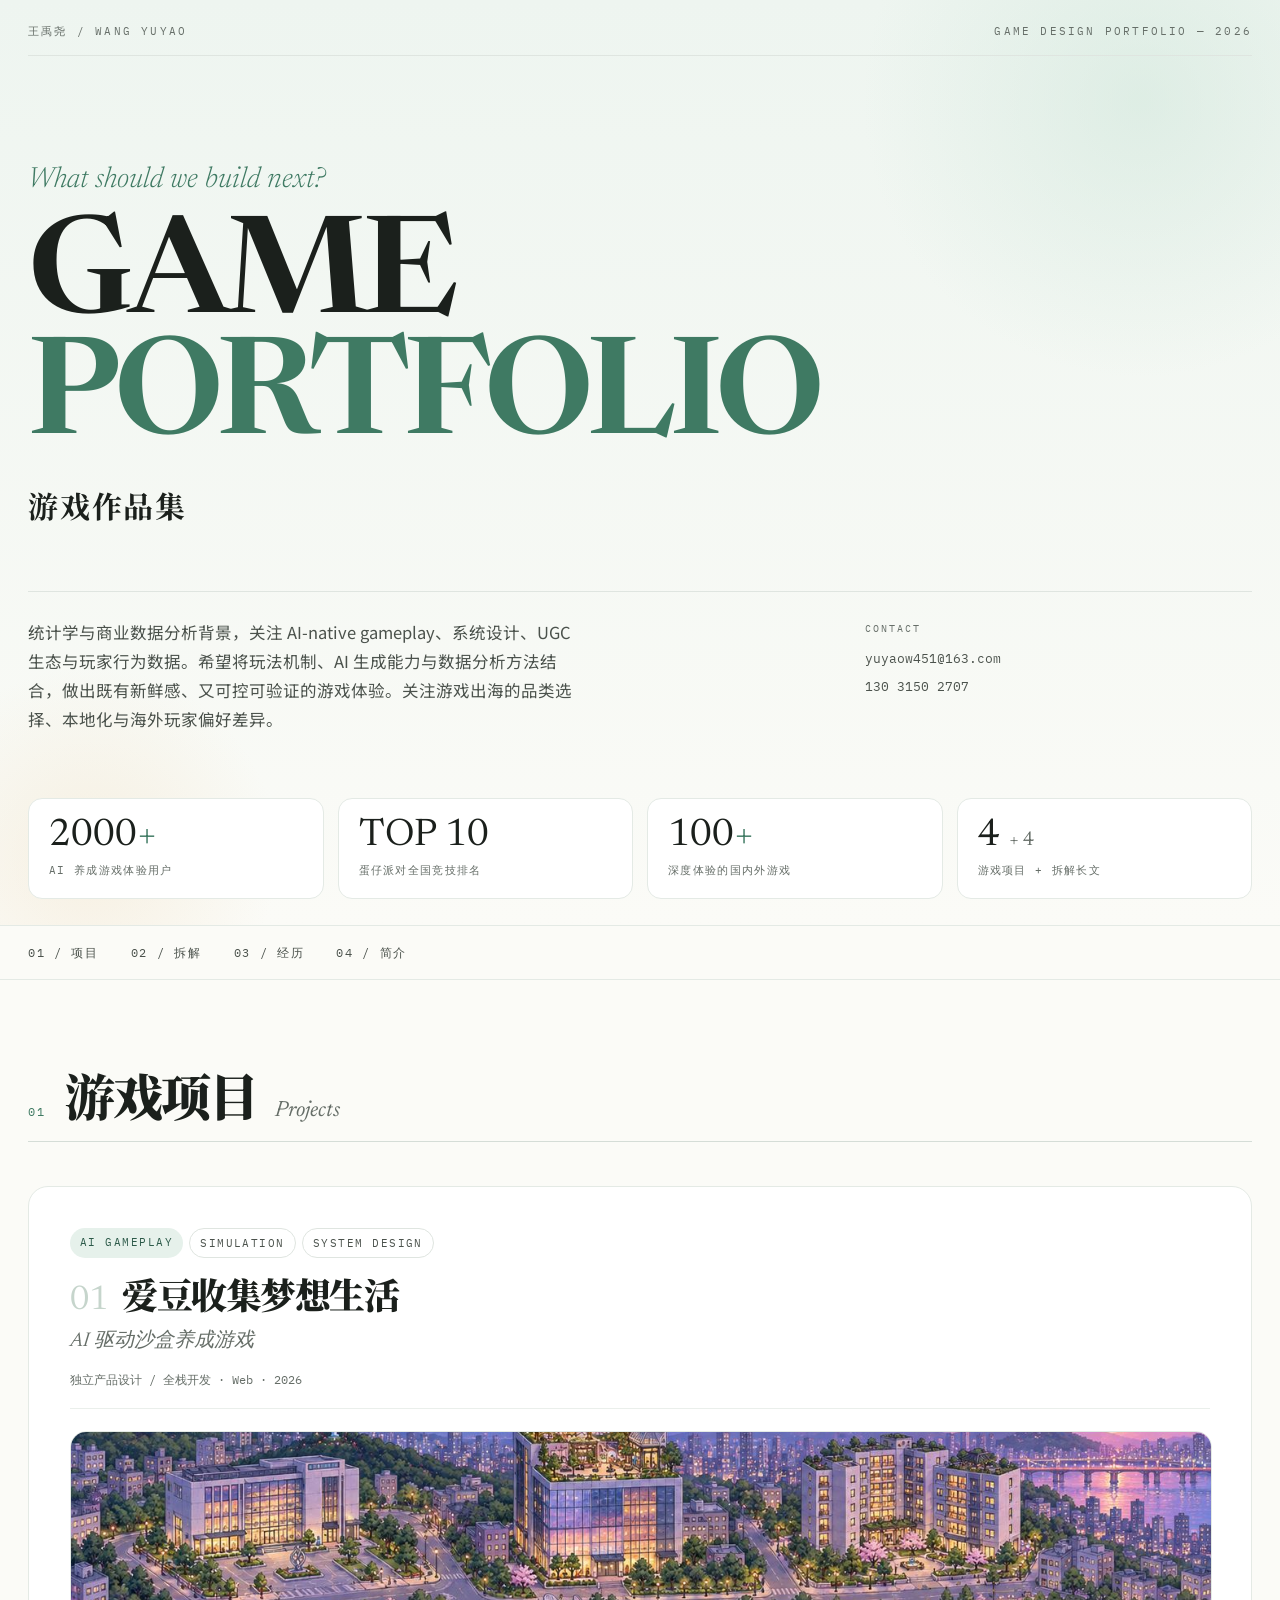
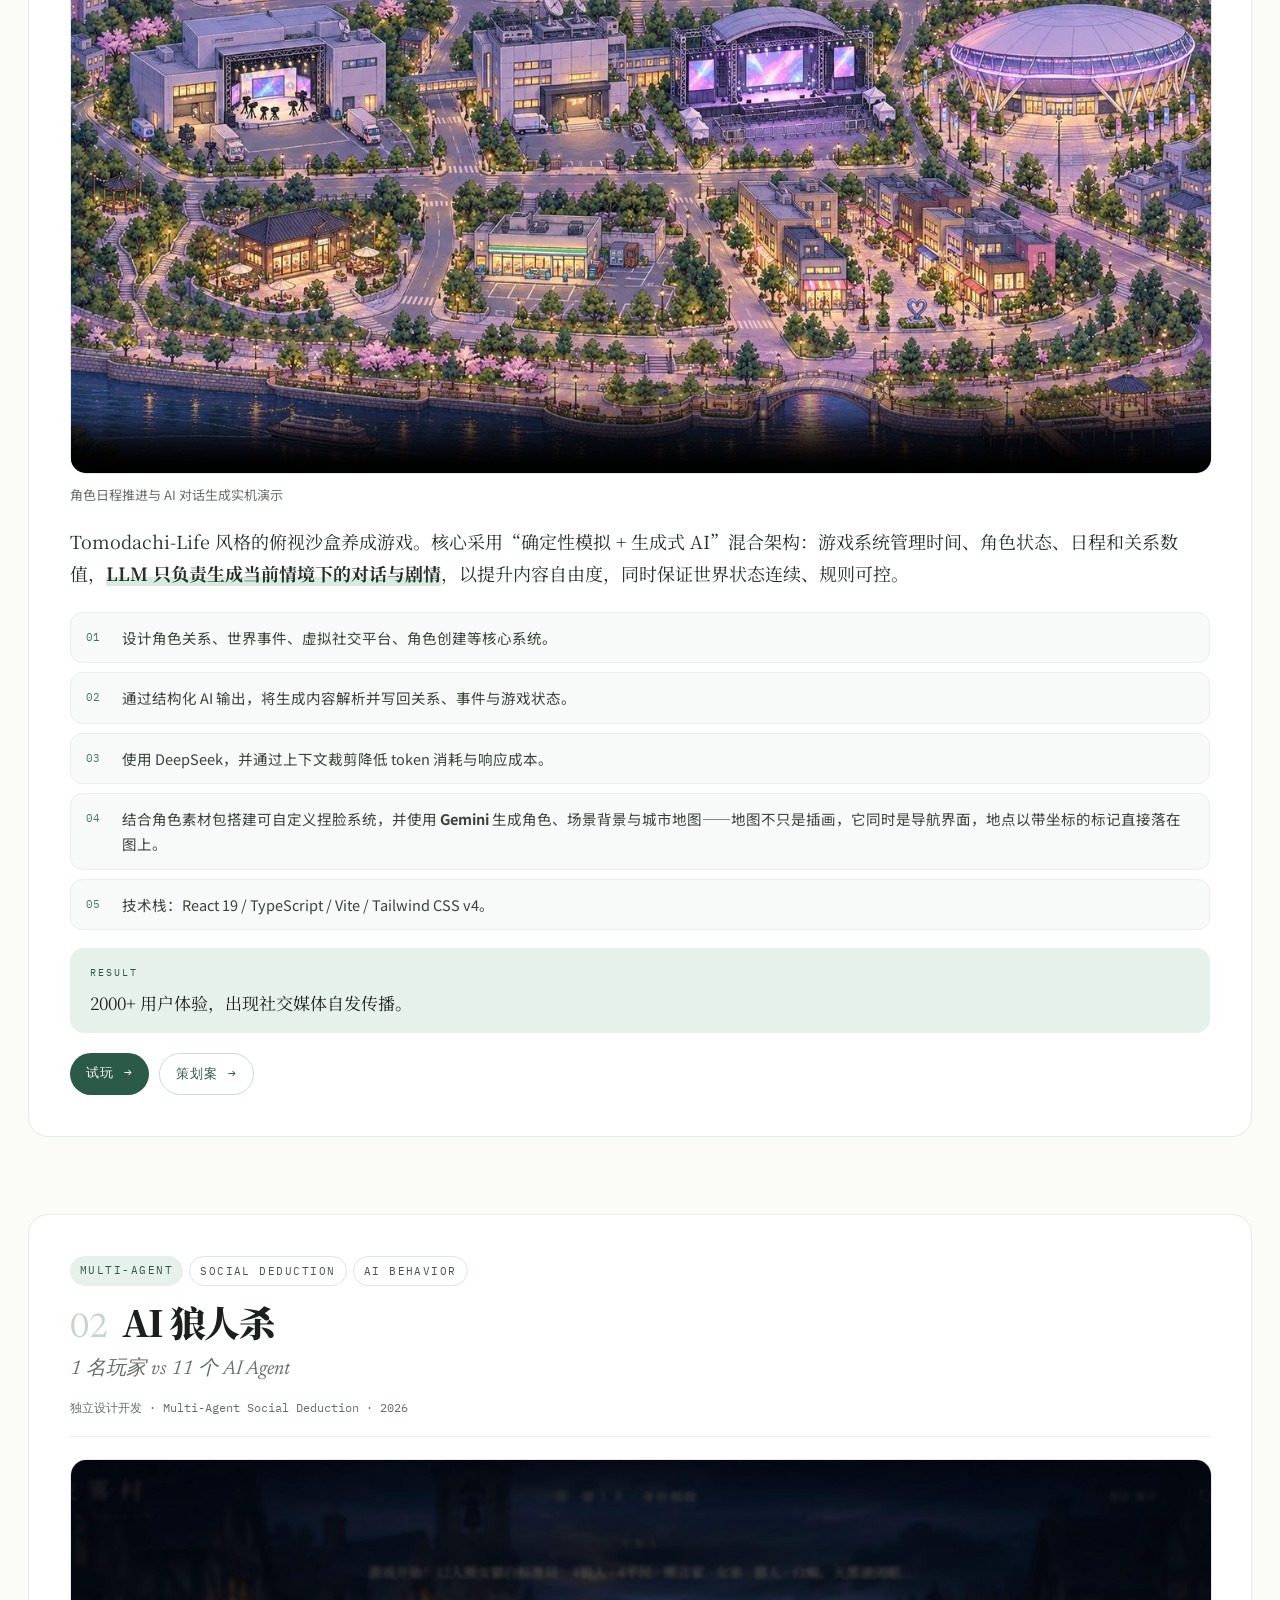
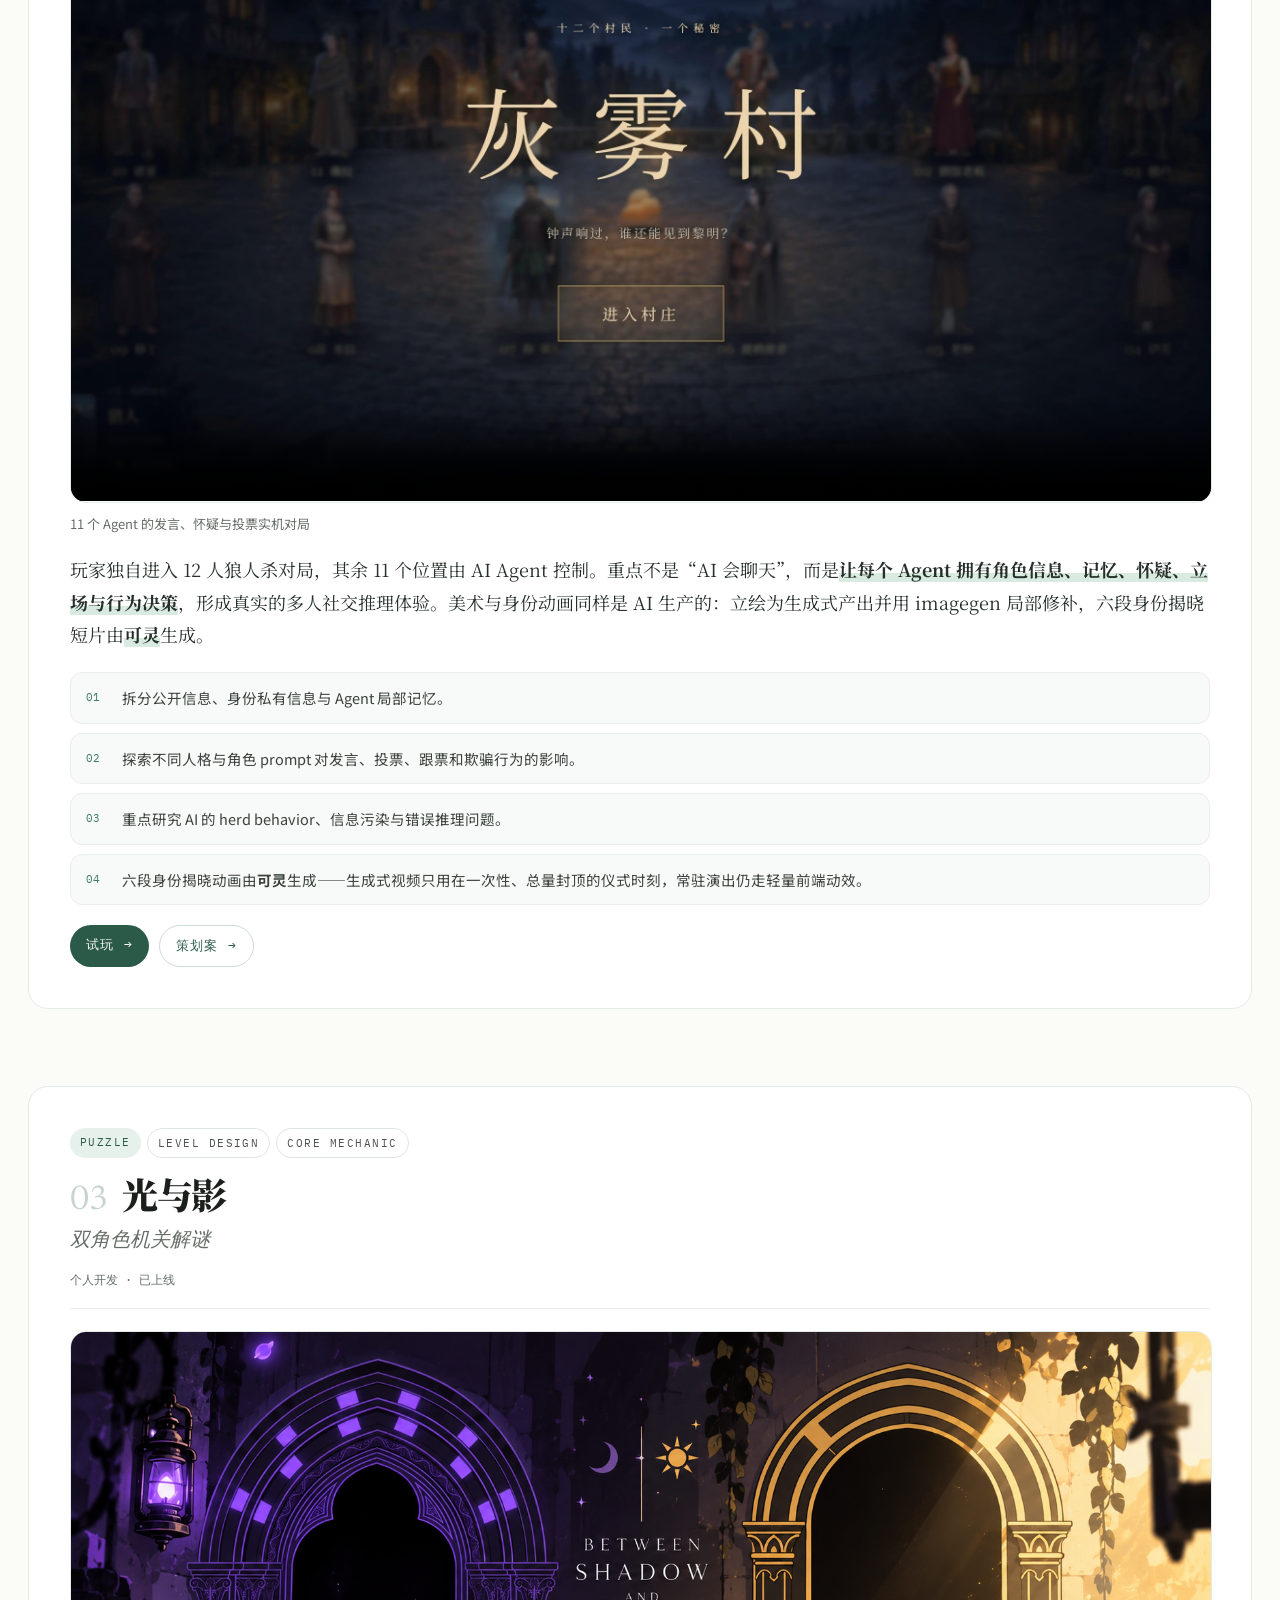
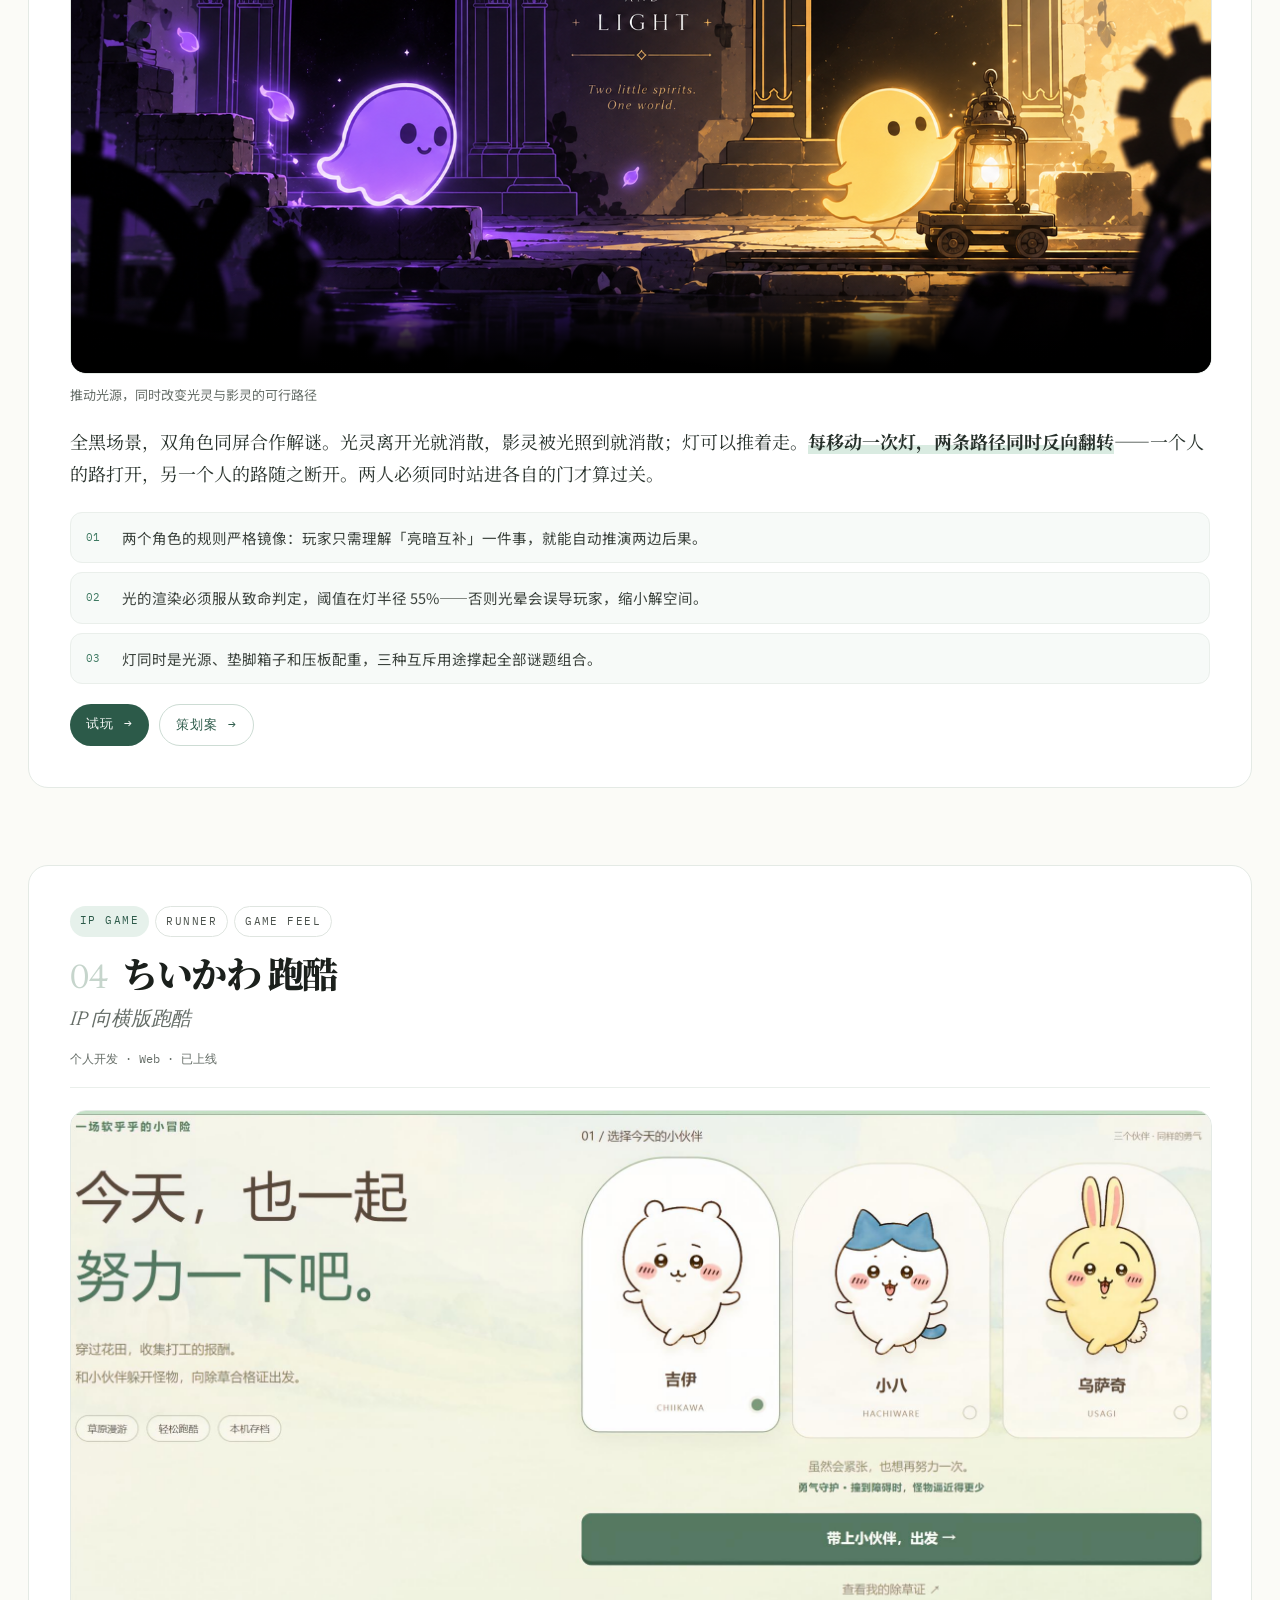
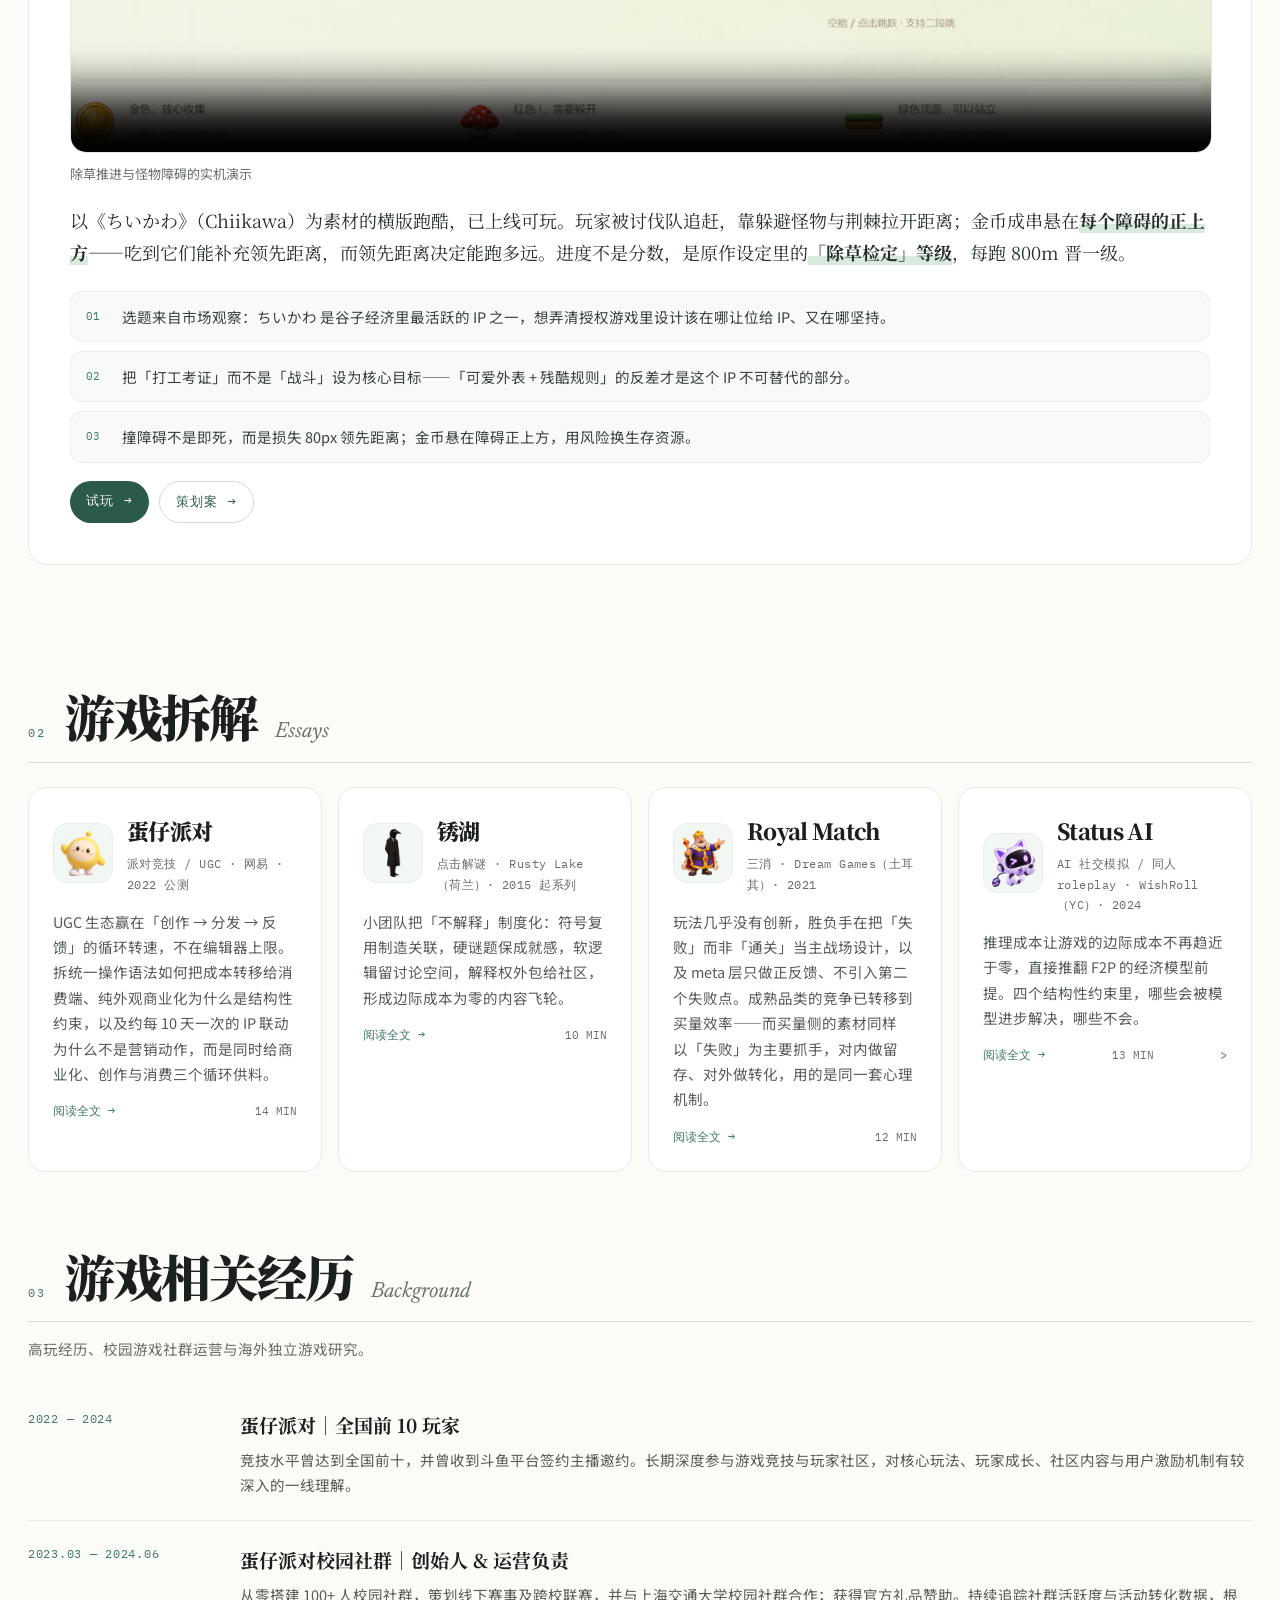
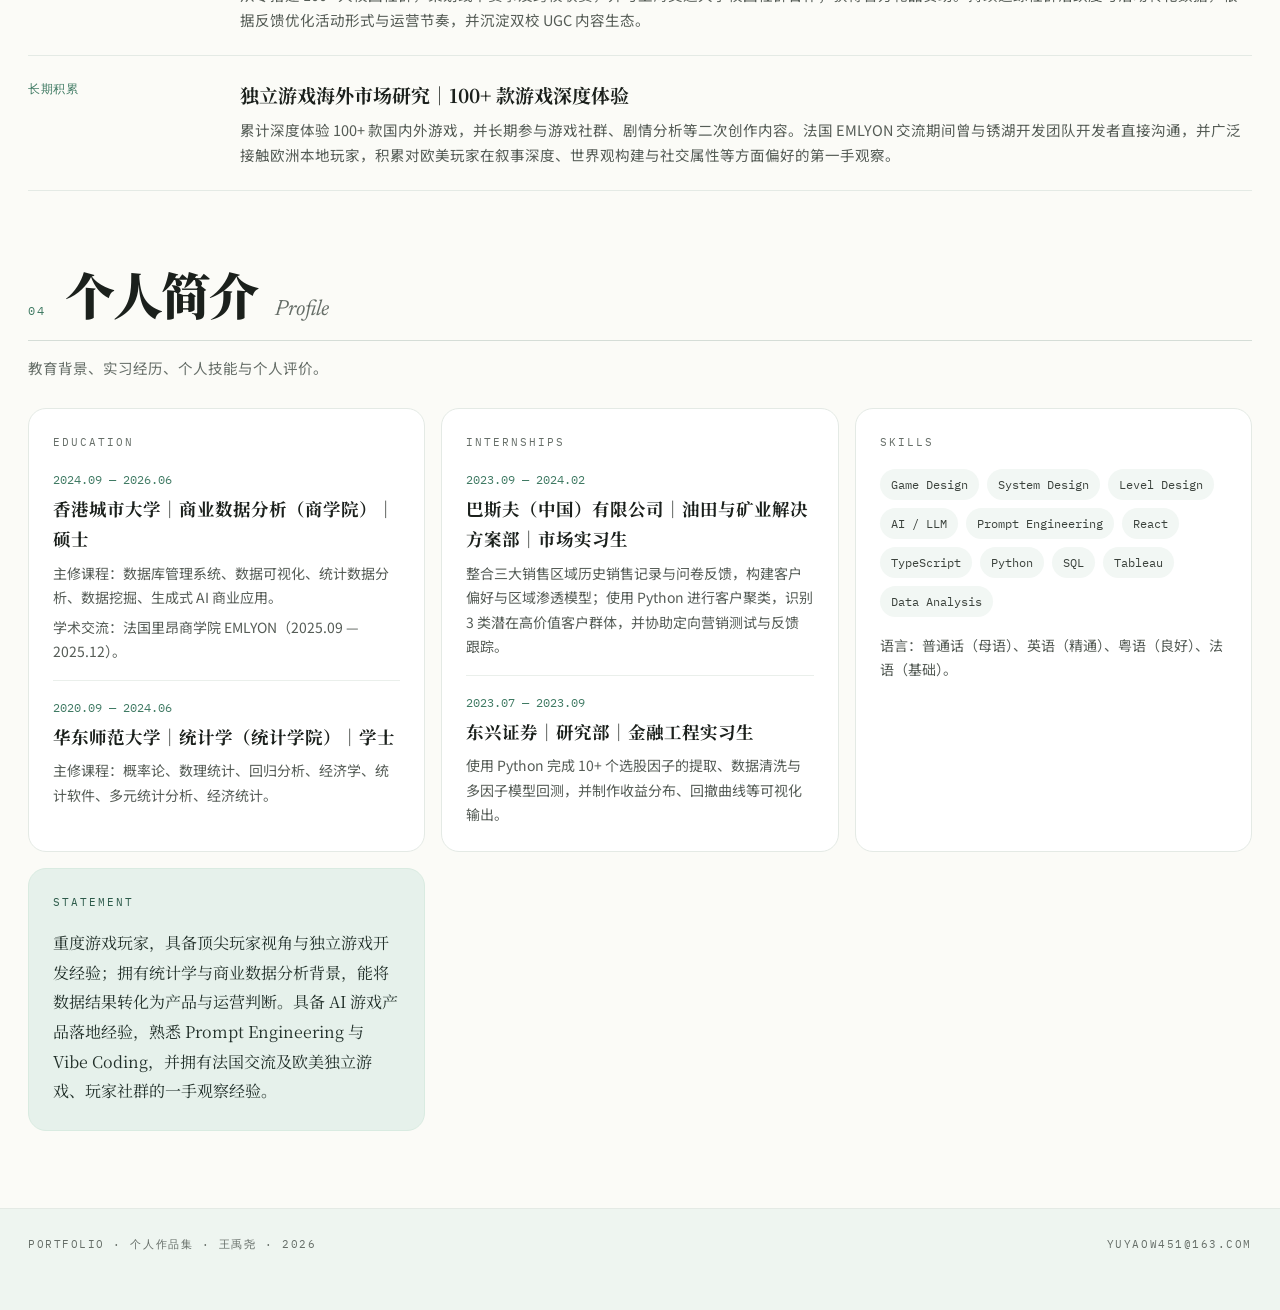
<file: index.html>
<!DOCTYPE html>
<html lang="zh-CN">
<head>
<meta charset="UTF-8">
<meta name="viewport" content="width=device-width, initial-scale=1.0">
<title>王禹尧｜游戏作品集</title>
<meta name="description" content="王禹尧的游戏作品集：AI 驱动沙盒养成、多 Agent 社交推理、双角色合作解谜与 IP 向横版跑酷，附四篇游戏拆解与项目策划案。">
<meta property="og:title" content="王禹尧｜游戏作品集">
<meta property="og:description" content="四个游戏项目、四篇游戏拆解、四份策划案。关注 AI-native gameplay、系统设计与玩家行为数据。">
<meta property="og:type" content="website">
<link rel="icon" href="data:image/svg+xml,%3Csvg xmlns='http://www.w3.org/2000/svg' viewBox='0 0 32 32'%3E%3Crect width='32' height='32' rx='7' fill='%233f7a63'/%3E%3Crect x='8' y='8' width='11' height='11' rx='2' fill='%23fbfbf7'/%3E%3Crect x='15' y='15' width='9' height='9' rx='2' fill='%23fbfbf7' opacity='.55'/%3E%3C/svg%3E">
<link rel="preconnect" href="https://fonts.googleapis.com">
<link rel="preconnect" href="https://fonts.gstatic.com" crossorigin="">
<link href="https://fonts.googleapis.com/css2?family=Noto+Serif+SC:wght@500;700;900&amp;family=Noto+Sans+SC:wght@400;500;700&amp;family=Newsreader:ital,opsz,wght@0,6..72,300;0,6..72,400;0,6..72,600;1,6..72,300;1,6..72,400&amp;family=IBM+Plex+Mono:wght@400;500&amp;display=swap" rel="stylesheet">
<style>
  body{margin:0;background:#fbfbf7;-webkit-font-smoothing:antialiased}
  html{scroll-behavior:smooth}
  a{color:#3f7a63;text-decoration:none}
  a:hover{color:#2c5a49}
  ::selection{background:#d9ebe1}
</style>
<style>
.h1:hover{color:#3f7a63 !important}
.h2:hover{color:#3f7a63 !important}
.h3:hover{color:#3f7a63 !important}
.h4:hover{color:#3f7a63 !important}
.h5:hover{background:#e6f1eb !important}
.h6:hover{background:#e6f1eb !important}
.h7:hover{background:#1f4536 !important}
.h8:hover{background:#e6f1eb !important}
.h9:hover{background:#1f4536 !important}
.h10:hover{background:#e6f1eb !important}
.h11:hover{border-color:#7fb39a !important}
.h12:hover{border-color:#7fb39a !important}
.h13:hover{border-color:#7fb39a !important}
.h14:hover{border-color:#7fb39a !important}
.media.is-empty video{display:none}
.media.is-empty .ph{display:flex}
</style>
</head>
<body>
<div style="background:#fbfbf7;color:#1b201c;font-family:'Noto Sans SC',-apple-system,BlinkMacSystemFont,'PingFang SC',sans-serif;line-height:1.75;overflow:hidden">

  <section style="position:relative;overflow:hidden;background:linear-gradient(180deg,#eef5f0 0%,#fbfbf7 100%)">
    <div style="position:absolute;top:-180px;right:-140px;width:560px;height:560px;border-radius:50%;background:radial-gradient(circle,#cfe6da88,transparent 70%)"></div>
    <div style="position:absolute;bottom:-120px;left:-100px;width:380px;height:380px;border-radius:50%;background:radial-gradient(circle,#f3e6cf88,transparent 70%)"></div>

    <div style="position:relative;width:min(1240px,calc(100% - 56px));margin:0 auto;padding:22px 0 0">

      <div style="display:flex;justify-content:space-between;gap:20px;align-items:baseline;font-family:'IBM Plex Mono',monospace;font-size:11px;letter-spacing:.2em;text-transform:uppercase;color:#666e68;border-bottom:1px solid #dfe5e0;padding-bottom:14px">
        <span>王禹尧 / Wang Yuyao</span>
        <span>Game Design Portfolio — 2026</span>
      </div><div style="padding:clamp(52px,8vw,100px) 0 clamp(36px,5vw,64px)">
        <div style="font-family:'Newsreader',serif;font-style:italic;font-weight:300;font-size:clamp(19px,2.3vw,29px);color:#3f7a63;margin-bottom:14px">What should we build next?</div>
        
        <h1 style="margin: 0; font-family: 'Newsreader',serif; font-weight: 600; font-size: clamp(46px,10.5vw,150px); line-height: .9; letter-spacing: -.045em; color: #1b201c">GAME<br><span style="color: rgb(63, 122, 99);">PORTFOLIO</span></h1>
        <div style="margin-top:16px;font-family:'Noto Serif SC',serif;font-weight:700;font-size:clamp(20px,2.4vw,30px);letter-spacing:.06em;color:#1b201c">游戏作品集</div>
        <div style="display:grid;grid-template-columns:repeat(auto-fit,minmax(230px,1fr));gap:32px;margin-top:clamp(34px,5vw,60px);padding-top:26px;border-top:1px solid #dfe5e0">
          <p style="margin:0;grid-column:span 2;max-width:62ch;font-size:16.5px;color:#4b524c;text-wrap:pretty">
            统计学与商业数据分析背景，关注 AI-native gameplay、系统设计、UGC 生态与玩家行为数据。希望将玩法机制、AI 生成能力与数据分析方法结合，做出既有新鲜感、又可控可验证的游戏体验。关注游戏出海的品类选择、本地化与海外玩家偏好差异。
          </p>
          <div style="font-family:'IBM Plex Mono',monospace;font-size:13px;color:#4b524c;line-height:2.1">
            <div style="font-size:10px;letter-spacing:.2em;color:#666e68;margin-bottom:6px">CONTACT</div>
            <div>yuyaow451@163.com</div>
            <div>130 3150 2707</div>
          </div>
        </div>
      </div>

      <div style="display:grid;grid-template-columns:repeat(auto-fit,minmax(190px,1fr));gap:14px;padding-bottom:26px">
        <div style="background:#ffffff;border:1px solid #e4eae5;border-radius:14px;padding:18px 20px">
          <div style="font-family:'Newsreader',serif;font-size:38px;line-height:1;color:#1b201c">2000<span style="color:#3f7a63">+</span></div>
          <div style="font-family:'IBM Plex Mono',monospace;font-size:11px;letter-spacing:.12em;color:#666e68;margin-top:6px">AI 养成游戏体验用户</div>
        </div>
        <div style="background:#ffffff;border:1px solid #e4eae5;border-radius:14px;padding:18px 20px">
          <div style="font-family:'Newsreader',serif;font-size:38px;line-height:1;color:#1b201c">TOP 10</div>
          <div style="font-family:'IBM Plex Mono',monospace;font-size:11px;letter-spacing:.12em;color:#666e68;margin-top:6px">蛋仔派对全国竞技排名</div>
        </div>
        <div style="background:#ffffff;border:1px solid #e4eae5;border-radius:14px;padding:18px 20px">
          <div style="font-family:'Newsreader',serif;font-size:38px;line-height:1;color:#1b201c">100<span style="color:#3f7a63">+</span></div>
          <div style="font-family:'IBM Plex Mono',monospace;font-size:11px;letter-spacing:.12em;color:#666e68;margin-top:6px">深度体验的国内外游戏</div>
        </div>
        <div style="background:#ffffff;border:1px solid #e4eae5;border-radius:14px;padding:18px 20px">
          <div style="font-family:'Newsreader',serif;font-size:38px;line-height:1;color:#1b201c">4 <span style="font-size:20px;color:#666e68">+ 4</span></div>
          <div style="font-family:'IBM Plex Mono',monospace;font-size:11px;letter-spacing:.12em;color:#666e68;margin-top:6px">游戏项目 + 拆解长文</div>
        </div>
      </div>
    </div>
  </section><nav style="position:sticky;top:0;z-index:30;background:rgba(251,251,247,.92);backdrop-filter:blur(10px);border-top:1px solid #e4eae5;border-bottom:1px solid #e4eae5">
    <div style="width:min(1240px,calc(100% - 56px));margin:0 auto;display:flex;gap:32px;align-items:center;min-height:52px;overflow:auto;font-family:'IBM Plex Mono',monospace;font-size:12px;letter-spacing:.14em;text-transform:uppercase">
      <a href="#featured" style="color:#4b524c;padding:16px 0;white-space:nowrap" class="h1">01 / 项目</a>
      <a href="#analysis" style="color:#4b524c;padding:16px 0;white-space:nowrap" class="h2">02 / 拆解</a>
      <a href="#game-experience" style="color:#4b524c;padding:16px 0;white-space:nowrap" class="h3">03 / 经历</a>
      <a href="#profile" style="color:#4b524c;padding:16px 0;white-space:nowrap" class="h4">04 / 简介</a>
    </div>
  </nav>

  <main style="width:min(1240px,calc(100% - 56px));margin:0 auto">

    <section id="featured" style="padding:clamp(52px,7vw,88px) 0 0;scroll-margin-top:60px">
      <div style="display:flex;align-items:baseline;gap:18px;flex-wrap:wrap;margin-bottom:10px">
        <span style="font-family:'IBM Plex Mono',monospace;font-size:12px;letter-spacing:.2em;color:#3f7a63">01</span>
        <h2 style="margin:0;font-family:'Noto Serif SC',serif;font-weight:900;font-size:clamp(29px,4.2vw,50px);letter-spacing:-.04em;line-height:1.05">游戏项目</h2>
        <span style="font-family:'Newsreader',serif;font-style:italic;font-size:22px;color:#666e68">Projects</span>
      </div>
      <div style="height:1px;background:#d5ddd7;margin-bottom:44px"></div>

      <article style="margin-bottom:clamp(48px,6vw,80px);background:#ffffff;border:1px solid #e4eae5;border-radius:20px;padding:clamp(24px,3.2vw,42px)">
        <div style="display:flex;flex-direction:column;gap:clamp(22px,3vw,32px)">
          <div>
            <div style="display:flex;flex-wrap:wrap;gap:6px;margin-bottom:14px">
              <span style="font-family:'IBM Plex Mono',monospace;font-size:10.5px;letter-spacing:.14em;text-transform:uppercase;background:#e6f1eb;color:#2c5a49;padding:5px 10px;border-radius:999px">AI Gameplay</span>
              <span style="font-family:'IBM Plex Mono',monospace;font-size:10.5px;letter-spacing:.14em;text-transform:uppercase;border:1px solid #dfe5e0;color:#4b524c;padding:5px 10px;border-radius:999px">Simulation</span>
              <span style="font-family:'IBM Plex Mono',monospace;font-size:10.5px;letter-spacing:.14em;text-transform:uppercase;border:1px solid #dfe5e0;color:#4b524c;padding:5px 10px;border-radius:999px">System Design</span>
            </div>
            <div style="display:flex;align-items:baseline;gap:14px">
              <span style="font-family:'Newsreader',serif;font-size:34px;color:#c6d5cc;line-height:1">01</span>
              <h3 style="margin:0;font-family:'Noto Serif SC',serif;font-weight:900;font-size:clamp(25px,3vw,36px);line-height:1.2;letter-spacing:-.04em;text-wrap:balance">爱豆收集梦想生活</h3>
            </div>
            <div style="font-family:'Newsreader',serif;font-style:italic;font-size:20px;color:#666e68;margin:6px 0 10px">AI 驱动沙盒养成游戏</div>
            <div style="font-family:'IBM Plex Mono',monospace;font-size:12px;color:#666e68;padding-bottom:18px;border-bottom:1px solid #eaefeb">独立产品设计 / 全栈开发 · Web · 2026</div>
            <figure style="margin:22px 0 0">
            <div class="media">
              <video src="media/idol-life.mp4" poster="media/idol-life.jpg" controls loop playsinline preload="none" style="display:block;width:100%;aspect-ratio:16/9;object-fit:cover;background:#f1f5f2;border:1px solid #e4eae5;border-radius:16px"></video>
              <div class="ph" style="aspect-ratio:16/9;border:1px dashed #cddcd4;border-radius:16px;background:repeating-linear-gradient(45deg,#f1f5f2,#f1f5f2 9px,#f8faf9 9px,#f8faf9 18px);display:none;align-items:center;justify-content:center;font-family:'IBM Plex Mono',monospace;font-size:11px;letter-spacing:.1em;color:#666e68">演示视频整理中</div>
            </div>
            <figcaption style="margin-top:10px;font-size:13px;color:#666e68">角色日程推进与 AI 对话生成实机演示</figcaption>
            </figure>
            <p style="margin:18px 0 22px;font-family:'Noto Serif SC',serif;font-size:18px;line-height:1.8;color:#26302a;text-wrap:pretty">
              Tomodachi-Life 风格的俯视沙盒养成游戏。核心采用“确定性模拟 + 生成式 AI”混合架构：游戏系统管理时间、角色状态、日程和关系数值，<strong style="font-weight:700;box-shadow:inset 0 -9px 0 #d9ebe1">LLM 只负责生成当前情境下的对话与剧情</strong>，以提升内容自由度，同时保证世界状态连续、规则可控。
            </p>
            <div style="display:grid;gap:9px">
              <div style="background:#f7faf8;border:1px solid #eaefeb;border-radius:12px;padding:12px 15px;font-size:14.5px;color:#3b423c;display:grid;grid-template-columns:26px 1fr;gap:10px"><span style="font-family:'IBM Plex Mono',monospace;font-size:11px;color:#3f7a63;padding-top:3px">01</span><span>设计角色关系、世界事件、虚拟社交平台、角色创建等核心系统。</span></div>
              <div style="background:#f7faf8;border:1px solid #eaefeb;border-radius:12px;padding:12px 15px;font-size:14.5px;color:#3b423c;display:grid;grid-template-columns:26px 1fr;gap:10px"><span style="font-family:'IBM Plex Mono',monospace;font-size:11px;color:#3f7a63;padding-top:3px">02</span><span>通过结构化 AI 输出，将生成内容解析并写回关系、事件与游戏状态。</span></div>
              <div style="background:#f7faf8;border:1px solid #eaefeb;border-radius:12px;padding:12px 15px;font-size:14.5px;color:#3b423c;display:grid;grid-template-columns:26px 1fr;gap:10px"><span style="font-family:'IBM Plex Mono',monospace;font-size:11px;color:#3f7a63;padding-top:3px">03</span><span>使用 DeepSeek，并通过上下文裁剪降低 token 消耗与响应成本。</span></div>
              <div style="background:#f7faf8;border:1px solid #eaefeb;border-radius:12px;padding:12px 15px;font-size:14.5px;color:#3b423c;display:grid;grid-template-columns:26px 1fr;gap:10px"><span style="font-family:'IBM Plex Mono',monospace;font-size:11px;color:#3f7a63;padding-top:3px">04</span><span>结合角色素材包搭建可自定义捏脸系统，并使用 <strong style="font-weight:700">Gemini</strong> 生成角色、场景背景与城市地图——地图不只是插画，它同时是导航界面，地点以带坐标的标记直接落在图上。</span></div>
              <div style="background:#f7faf8;border:1px solid #eaefeb;border-radius:12px;padding:12px 15px;font-size:14.5px;color:#3b423c;display:grid;grid-template-columns:26px 1fr;gap:10px"><span style="font-family:'IBM Plex Mono',monospace;font-size:11px;color:#3f7a63;padding-top:3px">05</span><span>技术栈：React 19 / TypeScript / Vite / Tailwind CSS v4。</span></div>
            </div>
            <div style="margin-top:18px;background:#e6f1eb;border-radius:14px;padding:16px 20px">
              <div style="font-family:'IBM Plex Mono',monospace;font-size:10px;letter-spacing:.2em;color:#2c5a49;margin-bottom:6px">RESULT</div>
              <div style="font-family:'Noto Serif SC',serif;font-size:17px;color:#1b201c">2000+ 用户体验，出现社交媒体自发传播。</div>
            </div>
            <div style="margin-top:20px;display:flex;gap:10px;flex-wrap:wrap;font-family:'IBM Plex Mono',monospace;font-size:12.5px;letter-spacing:.1em">
              <a href="https://idol-tomodachi-lifev2.vercel.app" target="_blank" rel="noopener" style="background:#2c5a49;color:#f7faf8;padding:9px 16px;border-radius:999px" class="h5">试玩 →</a>
              <a href="docs/idol-life.html" style="border:1px solid #cddcd4;color:#2c5a49;padding:9px 16px;border-radius:999px" class="h5">策划案 →</a>
            </div>
          </div>
          
        </div>
      </article>

      <article style="margin-bottom:clamp(48px,6vw,80px);background:#ffffff;border:1px solid #e4eae5;border-radius:20px;padding:clamp(24px,3.2vw,42px)">
        <div style="display:flex;flex-direction:column;gap:clamp(22px,3vw,32px)">
          
          <div>
            <div style="display:flex;flex-wrap:wrap;gap:6px;margin-bottom:14px">
              <span style="font-family:'IBM Plex Mono',monospace;font-size:10.5px;letter-spacing:.14em;text-transform:uppercase;background:#e6f1eb;color:#2c5a49;padding:5px 10px;border-radius:999px">Multi-Agent</span>
              <span style="font-family:'IBM Plex Mono',monospace;font-size:10.5px;letter-spacing:.14em;text-transform:uppercase;border:1px solid #dfe5e0;color:#4b524c;padding:5px 10px;border-radius:999px">Social Deduction</span>
              <span style="font-family:'IBM Plex Mono',monospace;font-size:10.5px;letter-spacing:.14em;text-transform:uppercase;border:1px solid #dfe5e0;color:#4b524c;padding:5px 10px;border-radius:999px">AI Behavior</span>
            </div>
            <div style="display:flex;align-items:baseline;gap:14px">
              <span style="font-family:'Newsreader',serif;font-size:34px;color:#c6d5cc;line-height:1">02</span>
              <h3 style="margin:0;font-family:'Noto Serif SC',serif;font-weight:900;font-size:clamp(25px,3vw,36px);line-height:1.2;letter-spacing:-.04em;text-wrap:balance">AI 狼人杀</h3>
            </div>
            <div style="font-family:'Newsreader',serif;font-style:italic;font-size:20px;color:#666e68;margin:6px 0 10px">1 名玩家 vs 11 个 AI Agent</div>
            <div style="font-family:'IBM Plex Mono',monospace;font-size:12px;color:#666e68;padding-bottom:18px;border-bottom:1px solid #eaefeb">独立设计开发 · Multi-Agent Social Deduction · 2026</div>
            <figure style="margin:22px 0 0">
            <div class="media">
              <video src="media/werewolf.mp4" poster="media/werewolf.jpg" controls loop playsinline preload="none" style="display:block;width:100%;aspect-ratio:16/9;object-fit:cover;background:#f1f5f2;border:1px solid #e4eae5;border-radius:16px"></video>
              <div class="ph" style="aspect-ratio:16/9;border:1px dashed #cddcd4;border-radius:16px;background:repeating-linear-gradient(45deg,#f1f5f2,#f1f5f2 9px,#f8faf9 9px,#f8faf9 18px);display:none;align-items:center;justify-content:center;font-family:'IBM Plex Mono',monospace;font-size:11px;letter-spacing:.1em;color:#666e68">演示视频整理中</div>
            </div>
            <figcaption style="margin-top:10px;font-size:13px;color:#666e68">11 个 Agent 的发言、怀疑与投票实机对局</figcaption>
            </figure>
            <p style="margin:18px 0 22px;font-family:'Noto Serif SC',serif;font-size:18px;line-height:1.8;color:#26302a;text-wrap:pretty">
              玩家独自进入 12 人狼人杀对局，其余 11 个位置由 AI Agent 控制。重点不是“AI 会聊天”，而是<strong style="font-weight:700;box-shadow:inset 0 -9px 0 #d9ebe1">让每个 Agent 拥有角色信息、记忆、怀疑、立场与行为决策</strong>，形成真实的多人社交推理体验。美术与身份动画同样是 AI 生产的：立绘为生成式产出并用 imagegen 局部修补，六段身份揭晓短片由<strong style="font-weight:700;box-shadow:inset 0 -9px 0 #d9ebe1">可灵</strong>生成。
            </p>
            <div style="display:grid;gap:9px">
              <div style="background:#f7faf8;border:1px solid #eaefeb;border-radius:12px;padding:12px 15px;font-size:14.5px;color:#3b423c;display:grid;grid-template-columns:26px 1fr;gap:10px"><span style="font-family:'IBM Plex Mono',monospace;font-size:11px;color:#3f7a63;padding-top:3px">01</span><span>拆分公开信息、身份私有信息与 Agent 局部记忆。</span></div>
              <div style="background:#f7faf8;border:1px solid #eaefeb;border-radius:12px;padding:12px 15px;font-size:14.5px;color:#3b423c;display:grid;grid-template-columns:26px 1fr;gap:10px"><span style="font-family:'IBM Plex Mono',monospace;font-size:11px;color:#3f7a63;padding-top:3px">02</span><span>探索不同人格与角色 prompt 对发言、投票、跟票和欺骗行为的影响。</span></div>
              <div style="background:#f7faf8;border:1px solid #eaefeb;border-radius:12px;padding:12px 15px;font-size:14.5px;color:#3b423c;display:grid;grid-template-columns:26px 1fr;gap:10px"><span style="font-family:'IBM Plex Mono',monospace;font-size:11px;color:#3f7a63;padding-top:3px">03</span><span>重点研究 AI 的 herd behavior、信息污染与错误推理问题。</span></div>
              <div style="background:#f7faf8;border:1px solid #eaefeb;border-radius:12px;padding:12px 15px;font-size:14.5px;color:#3b423c;display:grid;grid-template-columns:26px 1fr;gap:10px"><span style="font-family:'IBM Plex Mono',monospace;font-size:11px;color:#3f7a63;padding-top:3px">04</span><span>六段身份揭晓动画由<strong style="font-weight:700">可灵</strong>生成——生成式视频只用在一次性、总量封顶的仪式时刻，常驻演出仍走轻量前端动效。</span></div>
            </div>
            <div style="margin-top:20px;display:flex;gap:10px;flex-wrap:wrap;font-family:'IBM Plex Mono',monospace;font-size:12.5px;letter-spacing:.1em">
              <a href="https://werewollfaibattle.vercel.app" target="_blank" rel="noopener" style="background:#2c5a49;color:#f7faf8;padding:9px 16px;border-radius:999px" class="h6">试玩 →</a>
              <a href="docs/ai-werewolf.html" style="border:1px solid #cddcd4;color:#2c5a49;padding:9px 16px;border-radius:999px" class="h6">策划案 →</a>
            </div>
          </div>
        </div>
      </article>

      <article style="margin-bottom:clamp(48px,6vw,80px);background:#ffffff;border:1px solid #e4eae5;border-radius:20px;padding:clamp(24px,3.2vw,42px)">
        <div style="display:flex;flex-direction:column;gap:clamp(22px,3vw,32px)">
          <div>
            <div style="display:flex;flex-wrap:wrap;gap:6px;margin-bottom:14px">
              <span style="font-family:'IBM Plex Mono',monospace;font-size:10.5px;letter-spacing:.14em;text-transform:uppercase;background:#e6f1eb;color:#2c5a49;padding:5px 10px;border-radius:999px">Puzzle</span>
              <span style="font-family:'IBM Plex Mono',monospace;font-size:10.5px;letter-spacing:.14em;text-transform:uppercase;border:1px solid #dfe5e0;color:#4b524c;padding:5px 10px;border-radius:999px">Level Design</span>
              <span style="font-family:'IBM Plex Mono',monospace;font-size:10.5px;letter-spacing:.14em;text-transform:uppercase;border:1px solid #dfe5e0;color:#4b524c;padding:5px 10px;border-radius:999px">Core Mechanic</span>
            </div>
            <div style="display:flex;align-items:baseline;gap:14px">
              <span style="font-family:'Newsreader',serif;font-size:34px;color:#c6d5cc;line-height:1">03</span>
              <h3 style="margin:0;font-family:'Noto Serif SC',serif;font-weight:900;font-size:clamp(25px,3vw,36px);line-height:1.2;letter-spacing:-.04em;text-wrap:balance">光与影</h3>
            </div>
            <div style="font-family:'Newsreader',serif;font-style:italic;font-size:20px;color:#666e68;margin:6px 0 10px">双角色机关解谜</div>
            <div style="font-family:'IBM Plex Mono',monospace;font-size:12px;color:#666e68;padding-bottom:18px;border-bottom:1px solid #eaefeb">个人开发 · 已上线</div>
            <figure style="margin:22px 0 0">
            <div class="media">
              <video src="media/light-shadow.mp4" poster="media/light-shadow.jpg" controls loop playsinline preload="none" style="display:block;width:100%;aspect-ratio:16/9;object-fit:cover;background:#f1f5f2;border:1px solid #e4eae5;border-radius:16px"></video>
              <div class="ph" style="aspect-ratio:16/9;border:1px dashed #cddcd4;border-radius:16px;background:repeating-linear-gradient(45deg,#f1f5f2,#f1f5f2 9px,#f8faf9 9px,#f8faf9 18px);display:none;align-items:center;justify-content:center;font-family:'IBM Plex Mono',monospace;font-size:11px;letter-spacing:.1em;color:#666e68">演示视频整理中</div>
            </div>
            <figcaption style="margin-top:10px;font-size:13px;color:#666e68">推动光源，同时改变光灵与影灵的可行路径</figcaption>
            </figure>
            <p style="margin:18px 0 22px;font-family:'Noto Serif SC',serif;font-size:18px;line-height:1.8;color:#26302a;text-wrap:pretty">
              全黑场景，双角色同屏合作解谜。光灵离开光就消散，影灵被光照到就消散；灯可以推着走。<strong style="font-weight:700;box-shadow:inset 0 -9px 0 #d9ebe1">每移动一次灯，两条路径同时反向翻转</strong>——一个人的路打开，另一个人的路随之断开。两人必须同时站进各自的门才算过关。
            </p>
            <div style="display:grid;gap:9px">
              <div style="background:#f7faf8;border:1px solid #eaefeb;border-radius:12px;padding:12px 15px;font-size:14.5px;color:#3b423c;display:grid;grid-template-columns:26px 1fr;gap:10px"><span style="font-family:'IBM Plex Mono',monospace;font-size:11px;color:#3f7a63;padding-top:3px">01</span><span>两个角色的规则严格镜像：玩家只需理解「亮暗互补」一件事，就能自动推演两边后果。</span></div>
              <div style="background:#f7faf8;border:1px solid #eaefeb;border-radius:12px;padding:12px 15px;font-size:14.5px;color:#3b423c;display:grid;grid-template-columns:26px 1fr;gap:10px"><span style="font-family:'IBM Plex Mono',monospace;font-size:11px;color:#3f7a63;padding-top:3px">02</span><span>光的渲染必须服从致命判定，阈值在灯半径 55%——否则光晕会误导玩家，缩小解空间。</span></div>
              <div style="background:#f7faf8;border:1px solid #eaefeb;border-radius:12px;padding:12px 15px;font-size:14.5px;color:#3b423c;display:grid;grid-template-columns:26px 1fr;gap:10px"><span style="font-family:'IBM Plex Mono',monospace;font-size:11px;color:#3f7a63;padding-top:3px">03</span><span>灯同时是光源、垫脚箱子和压板配重，三种互斥用途撑起全部谜题组合。</span></div>
            </div>
            <div style="margin-top:20px;display:flex;gap:10px;flex-wrap:wrap;font-family:'IBM Plex Mono',monospace;font-size:12.5px;letter-spacing:.1em">
              <a href="https://wangyy992.github.io/Unlit/" style="background:#2c5a49;color:#f7faf8;padding:9px 16px;border-radius:999px" class="h7">试玩 →</a>
              <a href="docs/unlit.html" style="border:1px solid #cddcd4;color:#2c5a49;padding:9px 16px;border-radius:999px" class="h8">策划案 →</a>
            </div>
          </div>
          
        </div>
      </article>

      <article style="margin-bottom:clamp(48px,6vw,80px);background:#ffffff;border:1px solid #e4eae5;border-radius:20px;padding:clamp(24px,3.2vw,42px)">
        <div style="display:flex;flex-direction:column;gap:clamp(22px,3vw,32px)">
          
          <div>
            <div style="display:flex;flex-wrap:wrap;gap:6px;margin-bottom:14px">
              <span style="font-family:'IBM Plex Mono',monospace;font-size:10.5px;letter-spacing:.14em;text-transform:uppercase;background:#e6f1eb;color:#2c5a49;padding:5px 10px;border-radius:999px">IP Game</span>
              <span style="font-family:'IBM Plex Mono',monospace;font-size:10.5px;letter-spacing:.14em;text-transform:uppercase;border:1px solid #dfe5e0;color:#4b524c;padding:5px 10px;border-radius:999px">Runner</span>
              <span style="font-family:'IBM Plex Mono',monospace;font-size:10.5px;letter-spacing:.14em;text-transform:uppercase;border:1px solid #dfe5e0;color:#4b524c;padding:5px 10px;border-radius:999px">Game Feel</span>
            </div>
            <div style="display:flex;align-items:baseline;gap:14px">
              <span style="font-family:'Newsreader',serif;font-size:34px;color:#c6d5cc;line-height:1">04</span>
              <h3 style="margin:0;font-family:'Noto Serif SC',serif;font-weight:900;font-size:clamp(25px,3vw,36px);line-height:1.2;letter-spacing:-.04em;text-wrap:balance">ちいかわ 跑酷</h3>
            </div>
            <div style="font-family:'Newsreader',serif;font-style:italic;font-size:20px;color:#666e68;margin:6px 0 10px">IP 向横版跑酷</div>
            <div style="font-family:'IBM Plex Mono',monospace;font-size:12px;color:#666e68;padding-bottom:18px;border-bottom:1px solid #eaefeb">个人开发 · Web · 已上线</div>
            <figure style="margin:22px 0 0">
            <div class="media">
              <video src="media/chiikawa-runner.mp4" poster="media/chiikawa-runner.jpg" controls loop playsinline preload="none" style="display:block;width:100%;aspect-ratio:16/9;object-fit:cover;background:#f1f5f2;border:1px solid #e4eae5;border-radius:16px"></video>
              <div class="ph" style="aspect-ratio:16/9;border:1px dashed #cddcd4;border-radius:16px;background:repeating-linear-gradient(45deg,#f1f5f2,#f1f5f2 9px,#f8faf9 9px,#f8faf9 18px);display:none;align-items:center;justify-content:center;font-family:'IBM Plex Mono',monospace;font-size:11px;letter-spacing:.1em;color:#666e68">演示视频整理中</div>
            </div>
            <figcaption style="margin-top:10px;font-size:13px;color:#666e68">除草推进与怪物障碍的实机演示</figcaption>
            </figure>
            <p style="margin:18px 0 22px;font-family:'Noto Serif SC',serif;font-size:18px;line-height:1.8;color:#26302a;text-wrap:pretty">
              以《ちいかわ》（Chiikawa）为素材的横版跑酷，已上线可玩。玩家被讨伐队追赶，靠躲避怪物与荆棘拉开距离；金币成串悬在<strong style="font-weight:700;box-shadow:inset 0 -9px 0 #d9ebe1">每个障碍的正上方</strong>——吃到它们能补充领先距离，而领先距离决定能跑多远。进度不是分数，是原作设定里的<strong style="font-weight:700;box-shadow:inset 0 -9px 0 #d9ebe1">「除草检定」等级</strong>，每跑 800m 晋一级。
            </p>
            <div style="display:grid;gap:9px">
              <div style="background:#f7faf8;border:1px solid #eaefeb;border-radius:12px;padding:12px 15px;font-size:14.5px;color:#3b423c;display:grid;grid-template-columns:26px 1fr;gap:10px"><span style="font-family:'IBM Plex Mono',monospace;font-size:11px;color:#3f7a63;padding-top:3px">01</span><span>选题来自市场观察：ちいかわ 是谷子经济里最活跃的 IP 之一，想弄清授权游戏里设计该在哪让位给 IP、又在哪坚持。</span></div>
              <div style="background:#f7faf8;border:1px solid #eaefeb;border-radius:12px;padding:12px 15px;font-size:14.5px;color:#3b423c;display:grid;grid-template-columns:26px 1fr;gap:10px"><span style="font-family:'IBM Plex Mono',monospace;font-size:11px;color:#3f7a63;padding-top:3px">02</span><span>把「打工考证」而不是「战斗」设为核心目标——「可爱外表 + 残酷规则」的反差才是这个 IP 不可替代的部分。</span></div>
              <div style="background:#f7faf8;border:1px solid #eaefeb;border-radius:12px;padding:12px 15px;font-size:14.5px;color:#3b423c;display:grid;grid-template-columns:26px 1fr;gap:10px"><span style="font-family:'IBM Plex Mono',monospace;font-size:11px;color:#3f7a63;padding-top:3px">03</span><span>撞障碍不是即死，而是损失 80px 领先距离；金币悬在障碍正上方，用风险换生存资源。</span></div>
            </div>
            
            <div style="margin-top:18px;display:flex;gap:10px;flex-wrap:wrap;font-family:'IBM Plex Mono',monospace;font-size:12.5px;letter-spacing:.1em">
              <a href="https://wangyy992.github.io/chiiiikawa/" style="background:#2c5a49;color:#f7faf8;padding:9px 16px;border-radius:999px" class="h9">试玩 →</a>
              <a href="docs/chiikawa-runner.html" style="border:1px solid #cddcd4;color:#2c5a49;padding:9px 16px;border-radius:999px" class="h10">策划案 →</a>
            </div>
          </div>
        </div>
      </article>
    </section>

    <section id="analysis" style="padding:clamp(28px,4vw,48px) 0 0;scroll-margin-top:60px">
      <div style="display:flex;align-items:baseline;gap:18px;flex-wrap:wrap;margin-bottom:10px">
        <span style="font-family:'IBM Plex Mono',monospace;font-size:12px;letter-spacing:.2em;color:#3f7a63">02</span>
        <h2 style="margin:0;font-family:'Noto Serif SC',serif;font-weight:900;font-size:clamp(29px,4.2vw,50px);letter-spacing:-.04em;line-height:1.05">游戏拆解</h2>
        <span style="font-family:'Newsreader',serif;font-style:italic;font-size:22px;color:#666e68">Essays</span>
      </div>
      <div style="height:1px;background:#d5ddd7;margin-bottom:24px"></div>

      <div style="display:grid;grid-template-columns:repeat(auto-fit,minmax(280px,1fr));gap:16px">
        <a href="analysis/eggy-party.html" style="display:block;background:#ffffff;border:1px solid #e4eae5;border-radius:18px;padding:24px 24px 24px 24px;color:inherit" class="h11">
          <div style="display:flex;align-items:center;gap:14px;margin-bottom:14px">
            <span style="flex:none;width:58px;height:58px;border-radius:14px;background:#f2f7f4;border:1px solid #eaefeb;display:flex;align-items:center;justify-content:center;overflow:hidden"><img src="media/char-eggy.png" alt="" aria-hidden="true" style="max-width:44px;max-height:48px;width:auto;height:auto;object-fit:contain;display:block"></span>
            <div style="min-width:0">
              <h3 style="margin:0;font-family:'Noto Serif SC',serif;font-weight:900;font-size:22px;letter-spacing:-.03em">蛋仔派对</h3>
              <div style="font-family:'IBM Plex Mono',monospace;font-size:11.5px;letter-spacing:.04em;color:#666e68;margin:4px 0 0">派对竞技 / UGC · 网易 · 2022 公测</div>
            </div>
          </div>
          <p style="margin:0;font-size:14.5px;color:#555c56;text-wrap:pretty">UGC 生态赢在「创作 → 分发 → 反馈」的循环转速，不在编辑器上限。拆统一操作语法如何把成本转移给消费端、纯外观商业化为什么是结构性约束，以及约每 10 天一次的 IP 联动为什么不是营销动作，而是同时给商业化、创作与消费三个循环供料。</p>
          <div style="margin-top:14px;display:flex;align-items:baseline;justify-content:space-between;gap:12px;font-family:'IBM Plex Mono',monospace;font-size:12px;color:#3f7a63"><span>阅读全文 →</span><span style="color:#666e68;font-size:11px">14 MIN</span></div>
        </a>
        <a href="analysis/rusty-lake.html" style="display:block;background:#ffffff;border:1px solid #e4eae5;border-radius:18px;padding:24px 24px 24px 24px;color:inherit" class="h12">
          <div style="display:flex;align-items:center;gap:14px;margin-bottom:14px">
            <span style="flex:none;width:58px;height:58px;border-radius:14px;background:#f2f7f4;border:1px solid #eaefeb;display:flex;align-items:center;justify-content:center;overflow:hidden"><img src="media/char-rusty-lake.png" alt="" aria-hidden="true" style="max-width:44px;max-height:48px;width:auto;height:auto;object-fit:contain;display:block"></span>
            <div style="min-width:0">
              <h3 style="margin:0;font-family:'Noto Serif SC',serif;font-weight:900;font-size:22px;letter-spacing:-.03em">锈湖</h3>
              <div style="font-family:'IBM Plex Mono',monospace;font-size:11.5px;letter-spacing:.04em;color:#666e68;margin:4px 0 0">点击解谜 · Rusty Lake（荷兰）· 2015 起系列</div>
            </div>
          </div>
          <p style="margin:0;font-size:14.5px;color:#555c56;text-wrap:pretty">小团队把「不解释」制度化：符号复用制造关联，硬谜题保成就感，软逻辑留讨论空间，解释权外包给社区，形成边际成本为零的内容飞轮。</p>
          <div style="margin-top:14px;display:flex;align-items:baseline;justify-content:space-between;gap:12px;font-family:'IBM Plex Mono',monospace;font-size:12px;color:#3f7a63"><span>阅读全文 →</span><span style="color:#666e68;font-size:11px">10 MIN</span></div>
        </a>
        <a href="analysis/royal-match.html" style="display:block;background:#ffffff;border:1px solid #e4eae5;border-radius:18px;padding:24px;color:inherit" class="h13">
          <div style="display:flex;align-items:center;gap:14px;margin-bottom:14px">
            <span style="flex:none;width:58px;height:58px;border-radius:14px;background:#f2f7f4;border:1px solid #eaefeb;display:flex;align-items:center;justify-content:center;overflow:hidden"><img src="media/char-royal-match.png" alt="" aria-hidden="true" style="max-width:44px;max-height:48px;width:auto;height:auto;object-fit:contain;display:block"></span>
            <div style="min-width:0">
              <h3 style="margin:0;font-family:'Noto Serif SC',serif;font-weight:900;font-size:22px;letter-spacing:-.03em">Royal Match</h3>
              <div style="font-family:'IBM Plex Mono',monospace;font-size:11.5px;letter-spacing:.04em;color:#666e68;margin:4px 0 0">三消 · Dream Games（土耳其）· 2021</div>
            </div>
          </div>
          <p style="margin:0;font-size:14.5px;color:#555c56;text-wrap:pretty">玩法几乎没有创新，胜负手在把「失败」而非「通关」当主战场设计，以及 meta 层只做正反馈、不引入第二个失败点。成熟品类的竞争已转移到买量效率——而买量侧的素材同样以「失败」为主要抓手，对内做留存、对外做转化，用的是同一套心理机制。</p>
          <div style="margin-top:14px;display:flex;align-items:baseline;justify-content:space-between;gap:12px;font-family:'IBM Plex Mono',monospace;font-size:12px;color:#3f7a63"><span>阅读全文 →</span><span style="color:#666e68;font-size:11px">12 MIN</span></div>
        </a>
        <a href="analysis/status-ai.html" style="display:block;background:#ffffff;border:1px solid #e4eae5;border-radius:18px;padding:24px;color:inherit" class="h14">
          <div style="display:flex;align-items:center;gap:14px;margin-bottom:14px">
            <span style="flex:none;width:58px;height:58px;border-radius:14px;background:#f2f7f4;border:1px solid #eaefeb;display:flex;align-items:center;justify-content:center;overflow:hidden"><img src="media/char-status-ai-cut.png" alt="" aria-hidden="true" style="max-width:44px;max-height:48px;width:auto;height:auto;object-fit:contain;display:block"></span>
            <div style="min-width:0">
              <h3 style="margin:0;font-family:'Noto Serif SC',serif;font-weight:900;font-size:22px;letter-spacing:-.03em">Status AI</h3>
              <div style="font-family:'IBM Plex Mono',monospace;font-size:11.5px;letter-spacing:.04em;color:#666e68;margin:4px 0 0">AI 社交模拟 / 同人 roleplay · WishRoll（YC）· 2024</div>
            </div>
          </div>
          <p style="margin:0;font-size:14.5px;color:#555c56;text-wrap:pretty">推理成本让游戏的边际成本不再趋近于零，直接推翻 F2P 的经济模型前提。四个结构性约束里，哪些会被模型进步解决，哪些不会。</p>
          <div style="margin-top:14px;display:flex;align-items:baseline;justify-content:space-between;gap:12px;font-family:'IBM Plex Mono',monospace;font-size:12px;color:#3f7a63"><span>阅读全文 →</span><span style="color:#666e68;font-size:11px">13 MIN</span>></div>
        </a>
      </div>
    </section>

    <section id="game-experience" style="padding:clamp(48px,6vw,80px) 0 0;scroll-margin-top:60px">
      <div style="display:flex;align-items:baseline;gap:18px;flex-wrap:wrap;margin-bottom:10px">
        <span style="font-family:'IBM Plex Mono',monospace;font-size:12px;letter-spacing:.2em;color:#3f7a63">03</span>
        <h2 style="margin:0;font-family:'Noto Serif SC',serif;font-weight:900;font-size:clamp(29px,4.2vw,50px);letter-spacing:-.04em;line-height:1.05">游戏相关经历</h2>
        <span style="font-family:'Newsreader',serif;font-style:italic;font-size:22px;color:#666e68">Background</span>
      </div>
      <div style="height:1px;background:#d5ddd7;margin-bottom:14px"></div>
      <p style="margin:0 0 24px;font-size:14.5px;color:#666e68">高玩经历、校园游戏社群运营与海外独立游戏研究。</p>

      <div style="display:grid;grid-template-columns:180px minmax(0,1fr);gap:32px;padding:22px 0;border-bottom:1px solid #e4eae5">
        <div style="font-family:'IBM Plex Mono',monospace;font-size:12px;color:#3f7a63;letter-spacing:.06em">2022 — 2024</div>
        <div>
          <h3 style="margin:0 0 6px;font-family:'Noto Serif SC',serif;font-weight:700;font-size:19px">蛋仔派对｜全国前 10 玩家</h3>
          <p style="margin:0;font-size:14.5px;color:#555c56;text-wrap:pretty">竞技水平曾达到全国前十，并曾收到斗鱼平台签约主播邀约。长期深度参与游戏竞技与玩家社区，对核心玩法、玩家成长、社区内容与用户激励机制有较深入的一线理解。</p>
        </div>
      </div>
      <div style="display:grid;grid-template-columns:180px minmax(0,1fr);gap:32px;padding:22px 0;border-bottom:1px solid #e4eae5">
        <div style="font-family:'IBM Plex Mono',monospace;font-size:12px;color:#3f7a63;letter-spacing:.06em">2023.03 — 2024.06</div>
        <div>
          <h3 style="margin:0 0 6px;font-family:'Noto Serif SC',serif;font-weight:700;font-size:19px">蛋仔派对校园社群｜创始人 &amp; 运营负责</h3>
          <p style="margin:0;font-size:14.5px;color:#555c56;text-wrap:pretty">从零搭建 100+ 人校园社群，策划线下赛事及跨校联赛，并与上海交通大学校园社群合作；获得官方礼品赞助。持续追踪社群活跃度与活动转化数据，根据反馈优化活动形式与运营节奏，并沉淀双校 UGC 内容生态。</p>
        </div>
      </div>
      <div style="display:grid;grid-template-columns:180px minmax(0,1fr);gap:32px;padding:22px 0;border-bottom:1px solid #e4eae5">
        <div style="font-family:'IBM Plex Mono',monospace;font-size:12px;color:#3f7a63;letter-spacing:.06em">长期积累</div>
        <div>
          <h3 style="margin:0 0 6px;font-family:'Noto Serif SC',serif;font-weight:700;font-size:19px">独立游戏海外市场研究｜100+ 款游戏深度体验</h3>
          <p style="margin:0;font-size:14.5px;color:#555c56;text-wrap:pretty">累计深度体验 100+ 款国内外游戏，并长期参与游戏社群、剧情分析等二次创作内容。法国 EMLYON 交流期间曾与锈湖开发团队开发者直接沟通，并广泛接触欧洲本地玩家，积累对欧美玩家在叙事深度、世界观构建与社交属性等方面偏好的第一手观察。</p>
        </div>
      </div>
    </section>

    <section id="profile" style="padding:clamp(48px,6vw,80px) 0 0;scroll-margin-top:60px">
      <div style="display:flex;align-items:baseline;gap:18px;flex-wrap:wrap;margin-bottom:10px">
        <span style="font-family:'IBM Plex Mono',monospace;font-size:12px;letter-spacing:.2em;color:#3f7a63">04</span>
        <h2 style="margin:0;font-family:'Noto Serif SC',serif;font-weight:900;font-size:clamp(29px,4.2vw,50px);letter-spacing:-.04em;line-height:1.05">个人简介</h2>
        <span style="font-family:'Newsreader',serif;font-style:italic;font-size:22px;color:#666e68">Profile</span>
      </div>
      <div style="height:1px;background:#d5ddd7;margin-bottom:14px"></div>
      <p style="margin:0 0 28px;font-size:14.5px;color:#666e68">教育背景、实习经历、个人技能与个人评价。</p>

      <div style="display:grid;grid-template-columns:repeat(auto-fit,minmax(320px,1fr));gap:16px">
        <div style="background:#ffffff;border:1px solid #e4eae5;border-radius:18px;padding:24px">
          <div style="font-family:'IBM Plex Mono',monospace;font-size:11px;letter-spacing:.18em;color:#666e68;text-transform:uppercase;margin-bottom:16px">Education</div>
          <div style="padding-bottom:16px;border-bottom:1px solid #eaefeb">
            <div style="font-family:'IBM Plex Mono',monospace;font-size:12px;color:#3f7a63;margin-bottom:4px">2024.09 — 2026.06</div>
            <h3 style="margin:0 0 6px;font-family:'Noto Serif SC',serif;font-weight:700;font-size:17.5px">香港城市大学｜商业数据分析（商学院）｜硕士</h3>
            <p style="margin:0;font-size:14px;color:#555c56">主修课程：数据库管理系统、数据可视化、统计数据分析、数据挖掘、生成式 AI 商业应用。</p>
            <p style="margin:5px 0 0;font-size:14px;color:#555c56">学术交流：法国里昂商学院 EMLYON（2025.09 — 2025.12）。</p>
          </div>
          <div style="padding-top:16px">
            <div style="font-family:'IBM Plex Mono',monospace;font-size:12px;color:#3f7a63;margin-bottom:4px">2020.09 — 2024.06</div>
            <h3 style="margin:0 0 6px;font-family:'Noto Serif SC',serif;font-weight:700;font-size:17.5px">华东师范大学｜统计学（统计学院）｜学士</h3>
            <p style="margin:0;font-size:14px;color:#555c56">主修课程：概率论、数理统计、回归分析、经济学、统计软件、多元统计分析、经济统计。</p>
          </div>
        </div>

        <div style="background:#ffffff;border:1px solid #e4eae5;border-radius:18px;padding:24px">
          <div style="font-family:'IBM Plex Mono',monospace;font-size:11px;letter-spacing:.18em;color:#666e68;text-transform:uppercase;margin-bottom:16px">Internships</div>
          <div style="padding-bottom:16px;border-bottom:1px solid #eaefeb">
            <div style="font-family:'IBM Plex Mono',monospace;font-size:12px;color:#3f7a63;margin-bottom:4px">2023.09 — 2024.02</div>
            <h3 style="margin:0 0 6px;font-family:'Noto Serif SC',serif;font-weight:700;font-size:17.5px">巴斯夫（中国）有限公司｜油田与矿业解决方案部｜市场实习生</h3>
            <p style="margin:0;font-size:14px;color:#555c56;text-wrap:pretty">整合三大销售区域历史销售记录与问卷反馈，构建客户偏好与区域渗透模型；使用 Python 进行客户聚类，识别 3 类潜在高价值客户群体，并协助定向营销测试与反馈跟踪。</p>
          </div>
          <div style="padding-top:16px">
            <div style="font-family:'IBM Plex Mono',monospace;font-size:12px;color:#3f7a63;margin-bottom:4px">2023.07 — 2023.09</div>
            <h3 style="margin:0 0 6px;font-family:'Noto Serif SC',serif;font-weight:700;font-size:17.5px">东兴证券｜研究部｜金融工程实习生</h3>
            <p style="margin:0;font-size:14px;color:#555c56;text-wrap:pretty">使用 Python 完成 10+ 个选股因子的提取、数据清洗与多因子模型回测，并制作收益分布、回撤曲线等可视化输出。</p>
          </div>
        </div>

        <div style="background:#ffffff;border:1px solid #e4eae5;border-radius:18px;padding:24px">
          <div style="font-family:'IBM Plex Mono',monospace;font-size:11px;letter-spacing:.18em;color:#666e68;text-transform:uppercase;margin-bottom:16px">Skills</div>
          <div style="display:flex;flex-wrap:wrap;gap:8px">
            <span style="font-family:'IBM Plex Mono',monospace;font-size:12px;color:#3b423c;background:#f2f7f4;border-radius:999px;padding:5px 11px">Game Design</span>
            <span style="font-family:'IBM Plex Mono',monospace;font-size:12px;color:#3b423c;background:#f2f7f4;border-radius:999px;padding:5px 11px">System Design</span>
            <span style="font-family:'IBM Plex Mono',monospace;font-size:12px;color:#3b423c;background:#f2f7f4;border-radius:999px;padding:5px 11px">Level Design</span>
            <span style="font-family:'IBM Plex Mono',monospace;font-size:12px;color:#3b423c;background:#f2f7f4;border-radius:999px;padding:5px 11px">AI / LLM</span>
            <span style="font-family:'IBM Plex Mono',monospace;font-size:12px;color:#3b423c;background:#f2f7f4;border-radius:999px;padding:5px 11px">Prompt Engineering</span>
            <span style="font-family:'IBM Plex Mono',monospace;font-size:12px;color:#3b423c;background:#f2f7f4;border-radius:999px;padding:5px 11px">React</span>
            <span style="font-family:'IBM Plex Mono',monospace;font-size:12px;color:#3b423c;background:#f2f7f4;border-radius:999px;padding:5px 11px">TypeScript</span>
            <span style="font-family:'IBM Plex Mono',monospace;font-size:12px;color:#3b423c;background:#f2f7f4;border-radius:999px;padding:5px 11px">Python</span>
            <span style="font-family:'IBM Plex Mono',monospace;font-size:12px;color:#3b423c;background:#f2f7f4;border-radius:999px;padding:5px 11px">SQL</span>
            <span style="font-family:'IBM Plex Mono',monospace;font-size:12px;color:#3b423c;background:#f2f7f4;border-radius:999px;padding:5px 11px">Tableau</span>
            <span style="font-family:'IBM Plex Mono',monospace;font-size:12px;color:#3b423c;background:#f2f7f4;border-radius:999px;padding:5px 11px">Data Analysis</span>
          </div>
          <p style="margin:16px 0 0;font-size:14px;color:#555c56">语言：普通话（母语）、英语（精通）、粤语（良好）、法语（基础）。</p>
        </div>

        <div style="background:#e6f1eb;border:1px solid #d9ebe1;border-radius:18px;padding:24px">
          <div style="font-family:'IBM Plex Mono',monospace;font-size:11px;letter-spacing:.18em;color:#2c5a49;text-transform:uppercase;margin-bottom:16px">Statement</div>
          <p style="margin:0;font-family:'Noto Serif SC',serif;font-size:16px;line-height:1.85;color:#22302a;text-wrap:pretty">重度游戏玩家，具备顶尖玩家视角与独立游戏开发经验；拥有统计学与商业数据分析背景，能将数据结果转化为产品与运营判断。具备 AI 游戏产品落地经验，熟悉 Prompt Engineering 与 Vibe Coding，并拥有法国交流及欧美独立游戏、玩家社群的一手观察经验。</p>
        </div>
      </div>
    </section>
  </main>

  <footer style="margin-top:clamp(48px,6vw,80px);background:#eef5f0;border-top:1px solid #e4eae5">
    <div style="width:min(1240px,calc(100% - 56px));margin:0 auto;padding:26px 0 56px;display:flex;justify-content:space-between;gap:20px;flex-wrap:wrap;font-family:'IBM Plex Mono',monospace;font-size:11px;letter-spacing:.14em;text-transform:uppercase;color:#666e68">
      <span>Portfolio · 个人作品集 · 王禹尧 · 2026</span>
      <span>yuyaow451@163.com</span>
    </div>
  </footer>
</div>
<script>
document.querySelectorAll('.media video').forEach(function (v) {
  var probe = new Image();
  probe.onerror = function () { v.parentNode.classList.add('is-empty'); };
  probe.src = v.getAttribute('poster');
});
</script>
</body>
</html>
</file>
